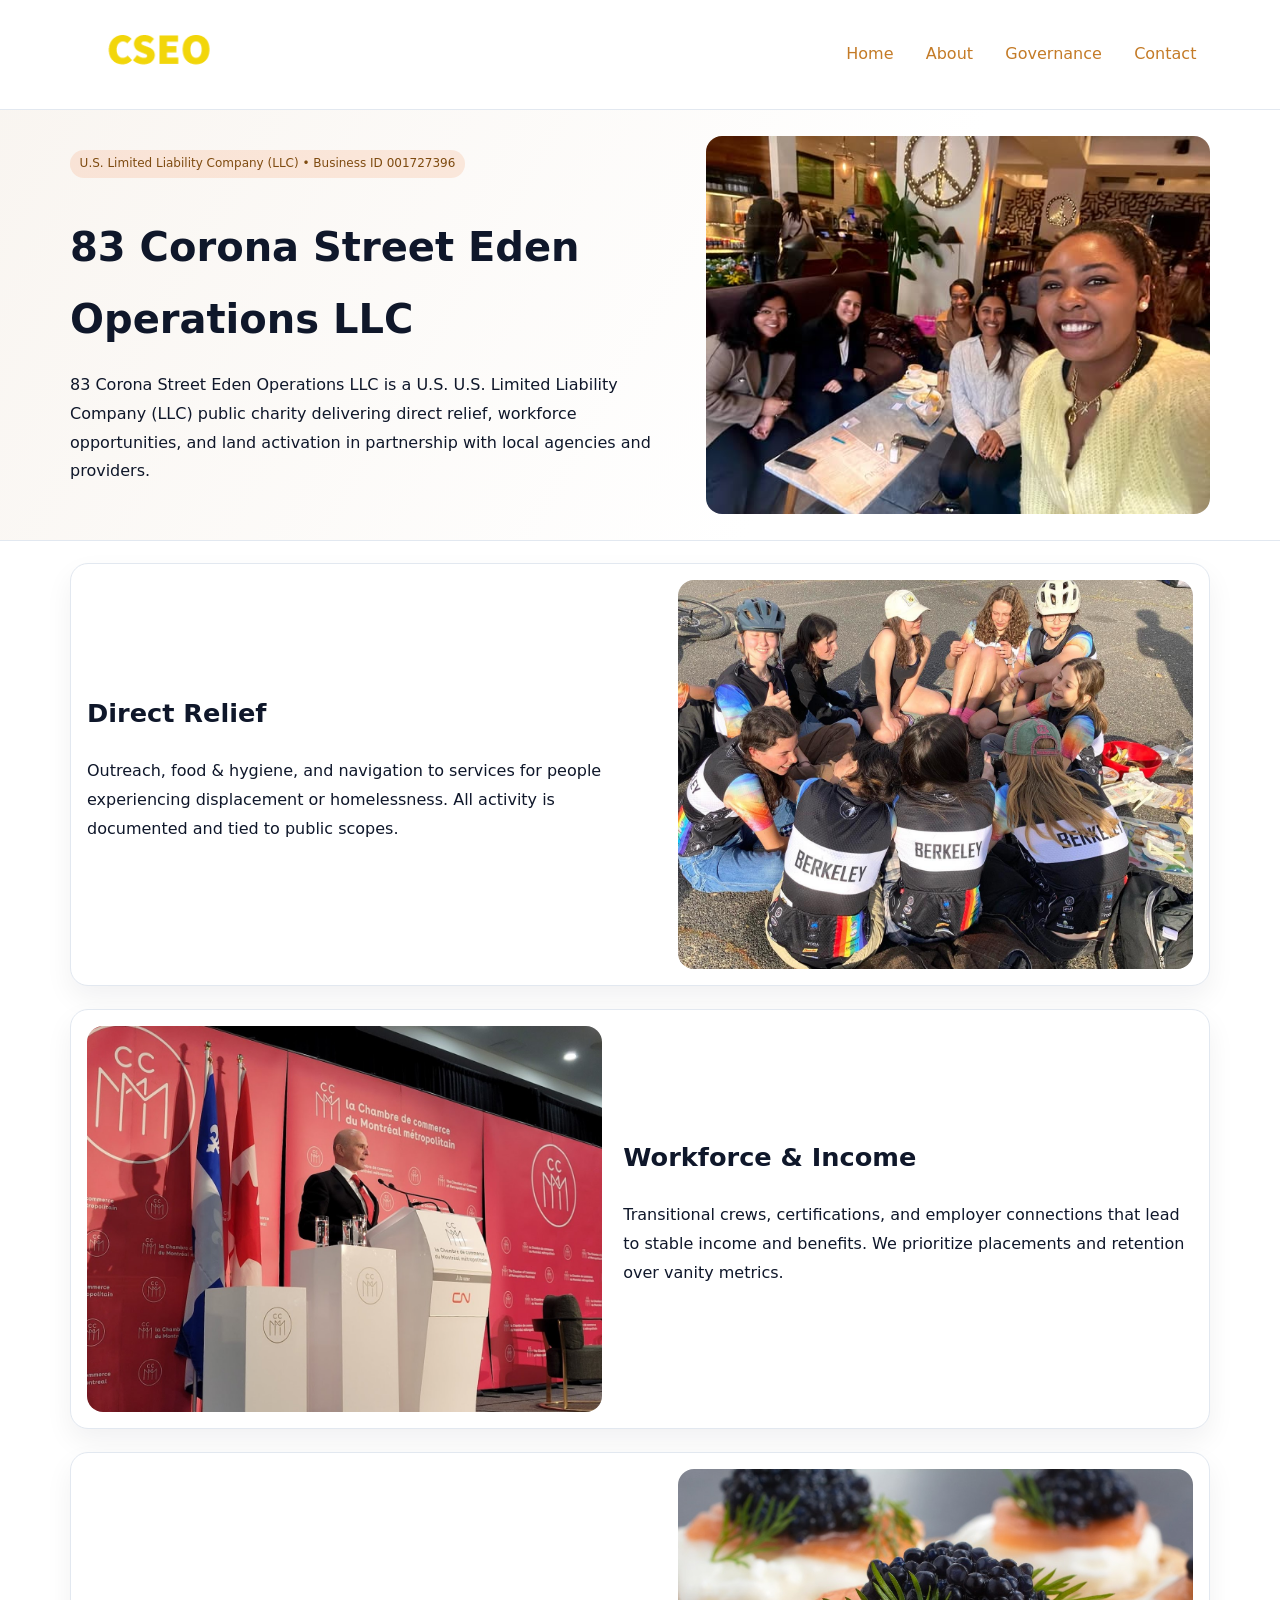
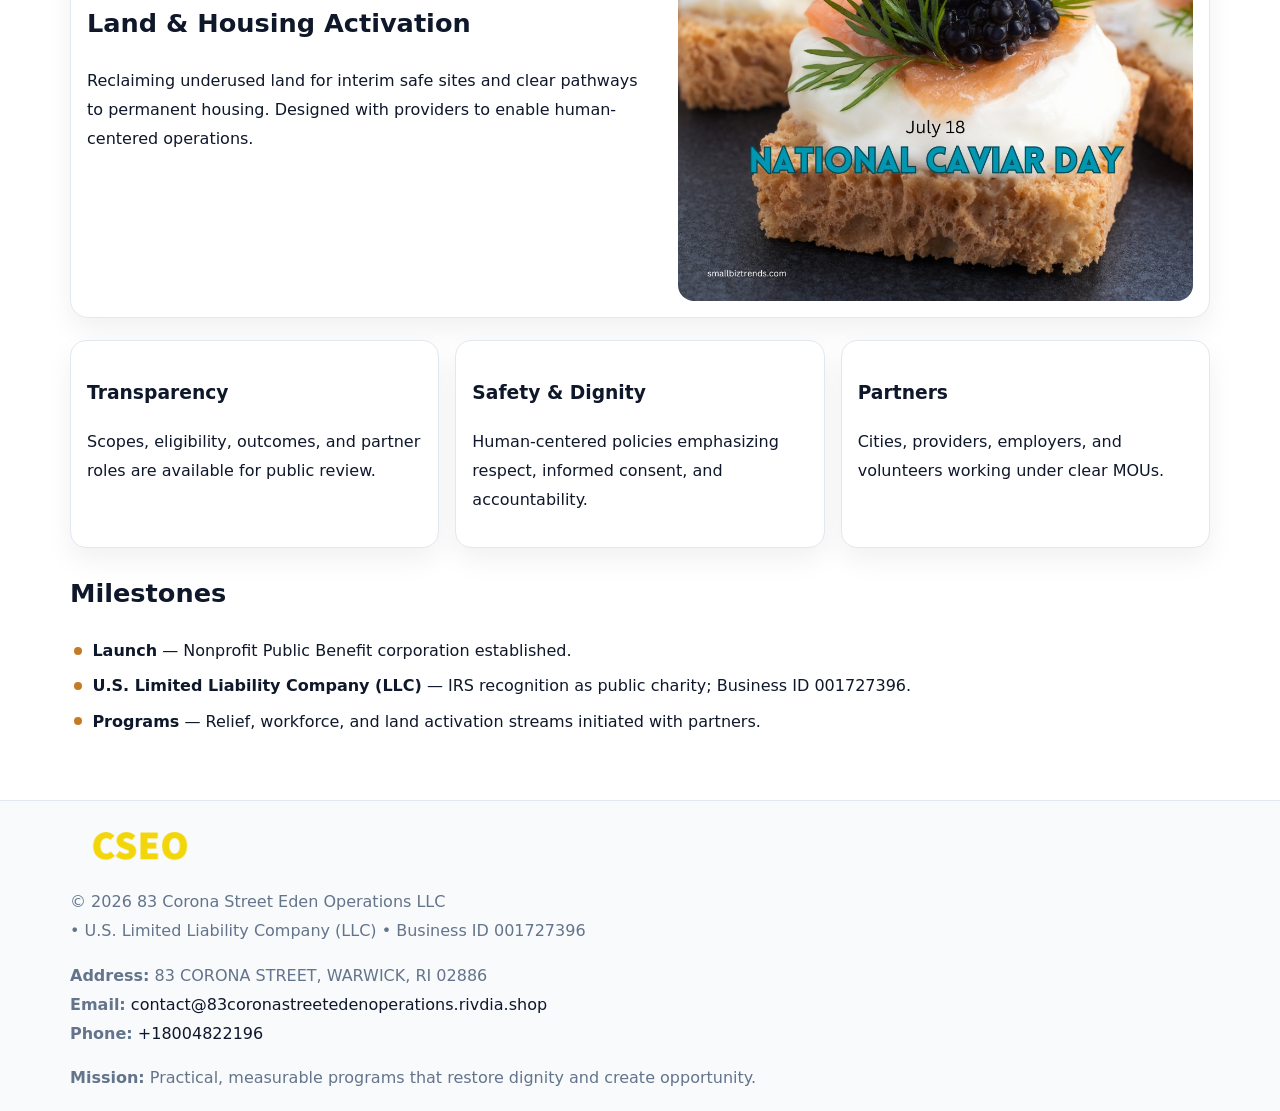
<file: index.html>
<!doctype html><html lang="en"><head>
<meta charset="utf-8">
<meta name="viewport" content="width=device-width,initial-scale=1">
<title>83 Corona Street Eden Operations LLC – Nonprofit • 2025</title>
<link rel="stylesheet" href="assets/styles.css">
<link rel="icon" href="images/logo.png">
<meta name="data-ein" content="001727396">
<meta name="data-name" content="83 Corona Street Eden Operations LLC">
<meta name="data-email" content="contact@83coronastreetedenoperations.rivdia.shop">
<meta name="data-phone" content="+18004822196">
<meta name="data-address" content="83 CORONA STREET, WARWICK, RI 02886">
<meta name="data-map" content="83+CORONA+STREET,+WARWICK,+RI+02886">
  <meta name="description" content="We are a 501(c)(3) organization advancing community services, education, and direct relief through transparent programs, local partnerships, and measurable outcomes.">
<meta name="facebook-domain-verification" content="fqai07kh7cai24btxhg43bvrgpz6ry" />
</head><body>
<div style="position:absolute;left:-9999px;top:-9999px;opacity:0" data-uniq="{{UNIQUE_BLOB}}">
  <span>We are a 501(c)(3) organization advancing community services, education, and direct relief through transparent programs, local partnerships, and measurable outcomes.</span><svg width="12" height="12" viewBox="0 0 12 12" xmlns="http://www.w3.org/2000/svg"><circle cx="6" cy="6" r="5" fill="#0f766e"/></svg><img src="images/education.jpg" width="1" height="1" alt="" loading="lazy"/>
</div>

<header>
  <div class="c26d7681872">
    <a href="index.html"><img src="images/logo.png" alt="83 Corona Street Eden Operations LLC" style="width:150px"></a>
    <nav>
      <a class="active" href="index.html">Home</a>
      <a href="about.html">About</a>
      <a href="governance.html">Governance</a>
      <a href="contact.html">Contact</a>
    </nav>
  </div>
</header>

<section class="c36891eafc9">
  <div class="cba89b834f5">
    <div>
      <span class="c3d97532539">U.S. Limited Liability Company (LLC) • Business ID 001727396</span>
      <h1>83 Corona Street Eden Operations LLC</h1>
      <p class="c79e0ac7a3d">83 Corona Street Eden Operations LLC is a U.S. U.S. Limited Liability Company (LLC) public charity delivering direct relief, workforce opportunities, and land activation in partnership with local agencies and providers.</p>
    </div>
    <img src="images/hero.jpg" alt="Community work">
  </div>
</section>

<main class="main-wrap">
  <section class="section zigzag">
    <div>
      <h2>Direct Relief</h2>
      <p>Outreach, food & hygiene, and navigation to services for people experiencing displacement or homelessness. All activity is documented and tied to public scopes.</p>
    </div>
    <img src="images/relief.jpg" alt="Relief program">
  </section>

  <section class="section zigzag reverse">
    <img src="images/jobs.jpg" alt="Workforce program">
    <div>
      <h2>Workforce & Income</h2>
      <p>Transitional crews, certifications, and employer connections that lead to stable income and benefits. We prioritize placements and retention over vanity metrics.</p>
    </div>
  </section>

  <section class="section zigzag">
    <div>
      <h2>Land & Housing Activation</h2>
      <p>Reclaiming underused land for interim safe sites and clear pathways to permanent housing. Designed with providers to enable human-centered operations.</p>
    </div>
    <img src="images/land.jpg" alt="Land activation">
  </section>

  <section class="section cards">
    <article class="ca13237c151">
      <h3>Transparency</h3>
      <p>Scopes, eligibility, outcomes, and partner roles are available for public review.</p>
    </article>
    <article class="ca13237c151">
      <h3>Safety & Dignity</h3>
      <p>Human-centered policies emphasizing respect, informed consent, and accountability.</p>
    </article>
    <article class="ca13237c151">
      <h3>Partners</h3>
      <p>Cities, providers, employers, and volunteers working under clear MOUs.</p>
    </article>
  </section>

  <section class="section">
    <h2>Milestones</h2>
    <ul class="timeline">
      <li><strong>Launch</strong> — Nonprofit Public Benefit corporation established.</li>
      <li><strong>U.S. Limited Liability Company (LLC)</strong> — IRS recognition as public charity; Business ID 001727396.</li>
      <li><strong>Programs</strong> — Relief, workforce, and land activation streams initiated with partners.</li>
    </ul>
  </section>
</main>

<footer>
  <div class="footer-wrap">
    <div class="footer-grid">
      <div class="footer-col">
        <img src="images/logo.png" alt="" style="width:140px;margin-bottom:.4rem">
        <div class="small">© <span id="year"></span> 83 Corona Street Eden Operations LLC</div>
        <div class="small"> • U.S. Limited Liability Company (LLC) • Business ID 001727396</div>
      </div>
      <div class="footer-col">
        <div class="small"><strong>Address:</strong> 83 CORONA STREET, WARWICK, RI 02886</div>
        <div class="small"><strong>Email:</strong> <a href="mailto:contact@83coronastreetedenoperations.rivdia.shop">contact@83coronastreetedenoperations.rivdia.shop</a></div>
        <div class="small"><strong>Phone:</strong> <a href="tel:+18004822196">+18004822196</a></div>
      </div>
      <div class="footer-col">
        <div class="small"><strong>Mission:</strong> Practical, measurable programs that restore dignity and create opportunity.</div>
      </div>
    </div>
  </div>
</footer>

<script>
(function(){
  function m(n){const e=document.querySelector('meta[name="'+n+'"]');return e?e.content:'';}
  function h(s){let x=2166136261>>>0;for(let i=0;i<s.length;i++){x^=s.charCodeAt(i);x=(x*16777619)>>>0;}return x>>>0;}
  const key = h((m('data-ein') || m('data-name') || '0').replace(/\s+/g,''));
  const H = key % 360, S = 55 + (key % 20), L = 46;
  const r = document.documentElement;
  r.style.setProperty('--brand', `hsl(${H} ${S}% ${L}%)`);
  r.style.setProperty('--brand-ink', `hsl(${H} ${Math.min(95,S+10)}% ${Math.max(20,L-18)}%)`);
  r.style.setProperty('--soft', `hsl(${H} ${Math.max(40,S-25)}% 96%)`);
  const y = document.getElementById('year'); if (y) y.textContent = new Date().getFullYear();
})();
</script>
</body></html>
</file>
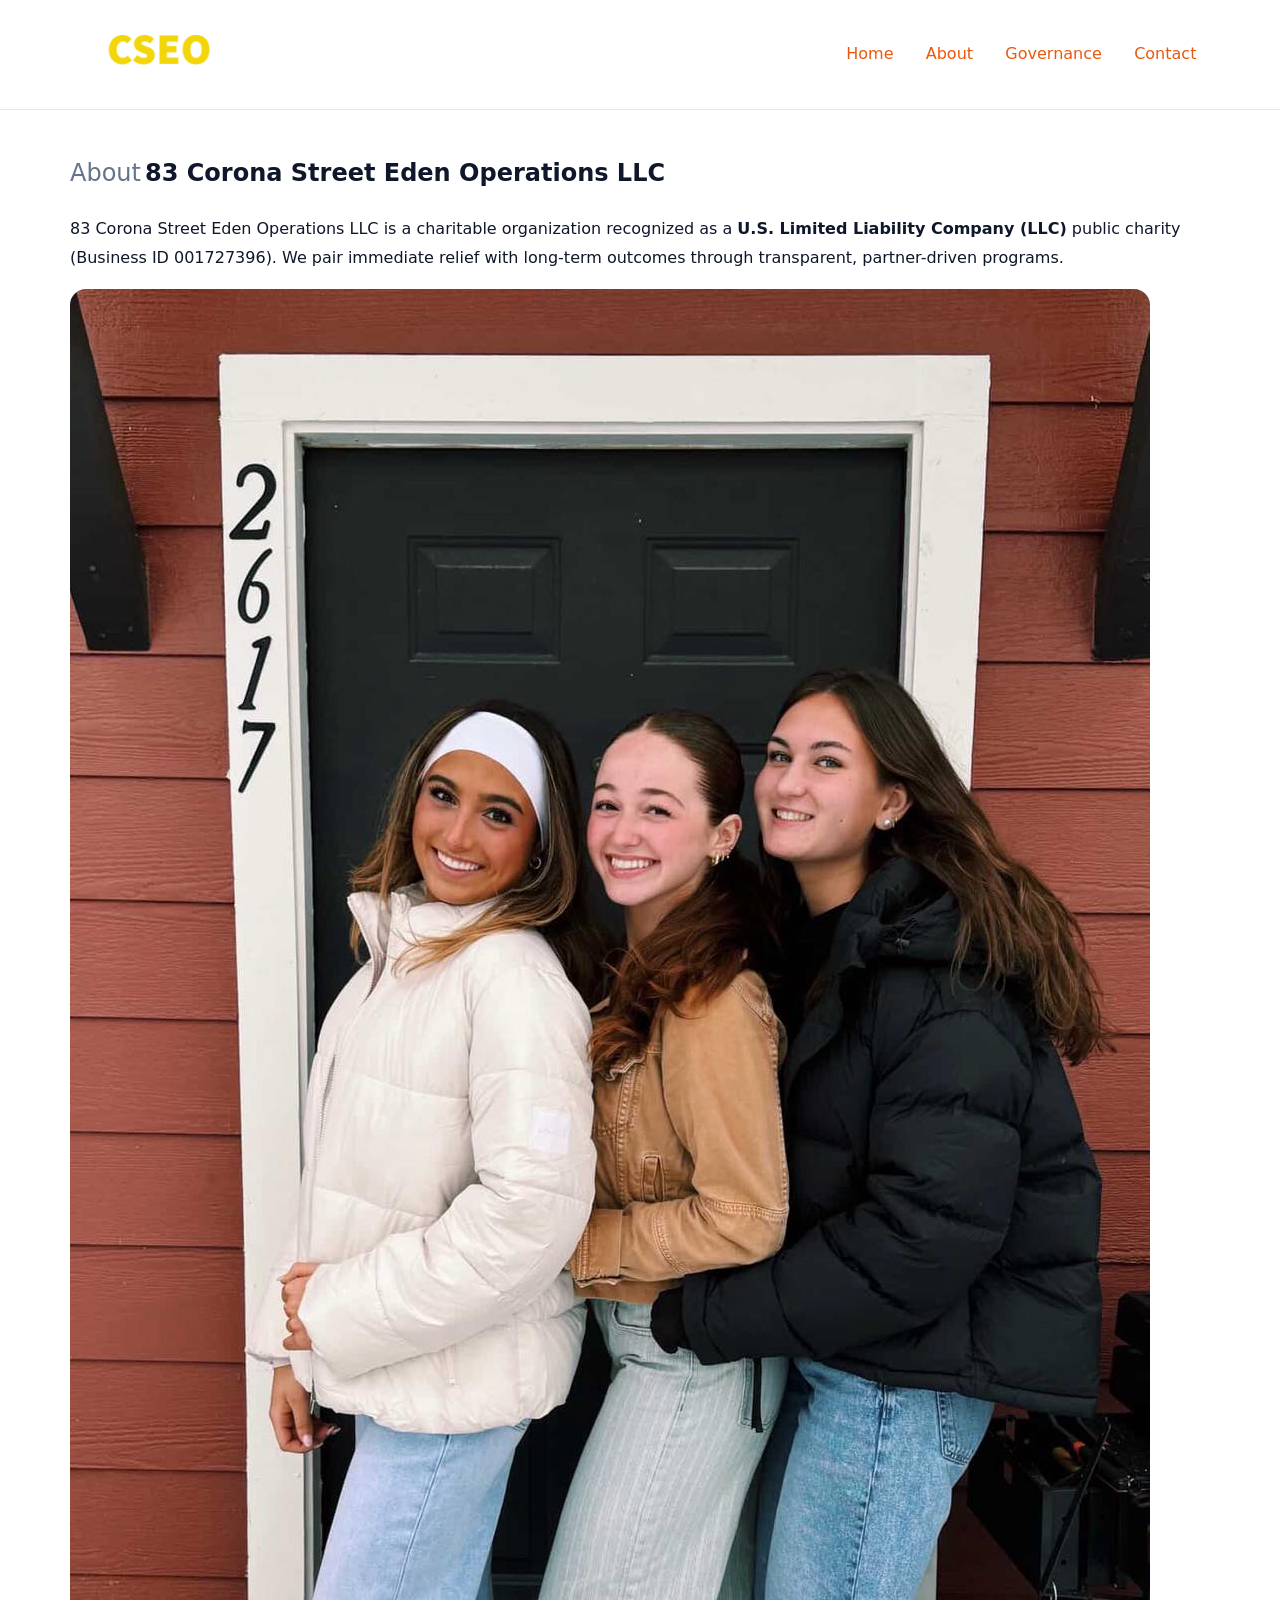
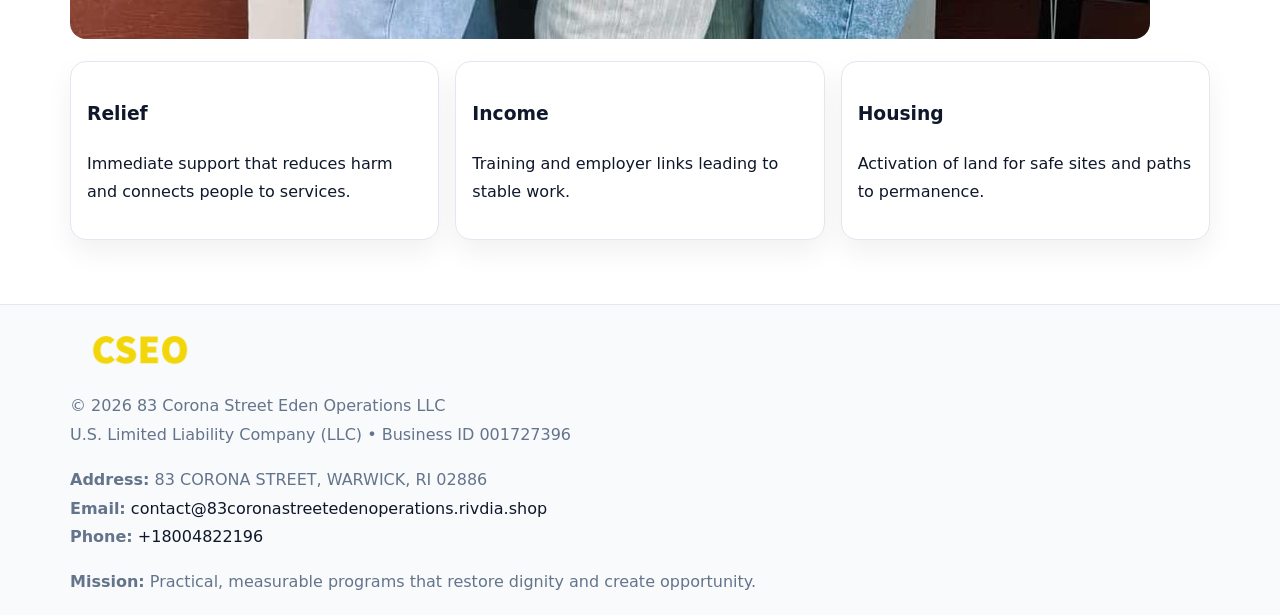
<file: about.html>
<!doctype html><html lang="en"><head>
<meta charset="utf-8">
<meta name="viewport" content="width=device-width,initial-scale=1">
<title>83 Corona Street Eden Operations LLC – Nonprofit • 2025</title>
<link rel="stylesheet" href="assets/styles.css">
<link rel="icon" href="images/logo.png">
<meta name="data-ein" content="001727396">
<meta name="data-name" content="83 Corona Street Eden Operations LLC">
<style>
h1 span.label{
  font-weight:500;
  color:var(--muted);
  margin-right:.25rem;
}
h1 span.name{
  font-weight:700;
  color:var(--ink);
}
</style>
  <meta name="description" content="We are a 501(c)(3) organization advancing community services, education, and direct relief through transparent programs, local partnerships, and measurable outcomes.">
</head><body>
<div style="position:absolute;left:-9999px;top:-9999px;opacity:0" data-uniq="{{UNIQUE_BLOB}}">
  <span>We are a 501(c)(3) organization advancing community services, education, and direct relief through transparent programs, local partnerships, and measurable outcomes.</span><svg width="12" height="12" viewBox="0 0 12 12" xmlns="http://www.w3.org/2000/svg"><circle cx="6" cy="6" r="5" fill="#0f766e"/></svg><img src="images/community.jpg" width="1" height="1" alt="" loading="lazy"/>
</div>

<header>
  <div class="c26d7681872">
    <a href="index.html"><img src="images/logo.png" style="width:150px" alt=""></a>
    <nav>
      <a href="index.html">Home</a>
      <a class="active" href="about.html">About</a>
      <a href="governance.html">Governance</a>
      <a href="contact.html">Contact</a>
    </nav>
  </div>
</header>

<main class="main-wrap">
  <section class="section">
    <h1><span class="label">About</span><span class="name">83 Corona Street Eden Operations LLC</span></h1>
    <p>83 Corona Street Eden Operations LLC is a charitable organization recognized as a <strong>U.S. Limited Liability Company (LLC)</strong> public charity (Business ID 001727396). We pair immediate relief with long-term outcomes through transparent, partner-driven programs.</p>
    <img src="images/about.jpg" alt="About us" style="margin-top:1rem">
  </section>

  <section class="section cards">
    <article class="ca13237c151"><h3>Relief</h3><p>Immediate support that reduces harm and connects people to services.</p></article>
    <article class="ca13237c151"><h3>Income</h3><p>Training and employer links leading to stable work.</p></article>
    <article class="ca13237c151"><h3>Housing</h3><p>Activation of land for safe sites and paths to permanence.</p></article>
  </section>
</main>

<footer>
  <div class="footer-wrap">
    <div class="footer-grid">
      <div class="footer-col"><img src="images/logo.png" alt="" style="width:140px;margin-bottom:.4rem"><div class="small">© <span id="year"></span> 83 Corona Street Eden Operations LLC</div><div class="small">U.S. Limited Liability Company (LLC) • Business ID 001727396</div></div>
      <div class="footer-col"><div class="small"><strong>Address:</strong> 83 CORONA STREET, WARWICK, RI 02886</div><div class="small"><strong>Email:</strong> <a href="mailto:contact@83coronastreetedenoperations.rivdia.shop">contact@83coronastreetedenoperations.rivdia.shop</a></div><div class="small"><strong>Phone:</strong> <a href="tel:+18004822196">+18004822196</a></div></div>
      <div class="footer-col"><div class="small"><strong>Mission:</strong> Practical, measurable programs that restore dignity and create opportunity.</div></div>
    </div>
  </div>
</footer>
<script>(()=>{const y=document.getElementById('year');if(y)y.textContent=new Date().getFullYear();})();</script>
</body></html>
</file>
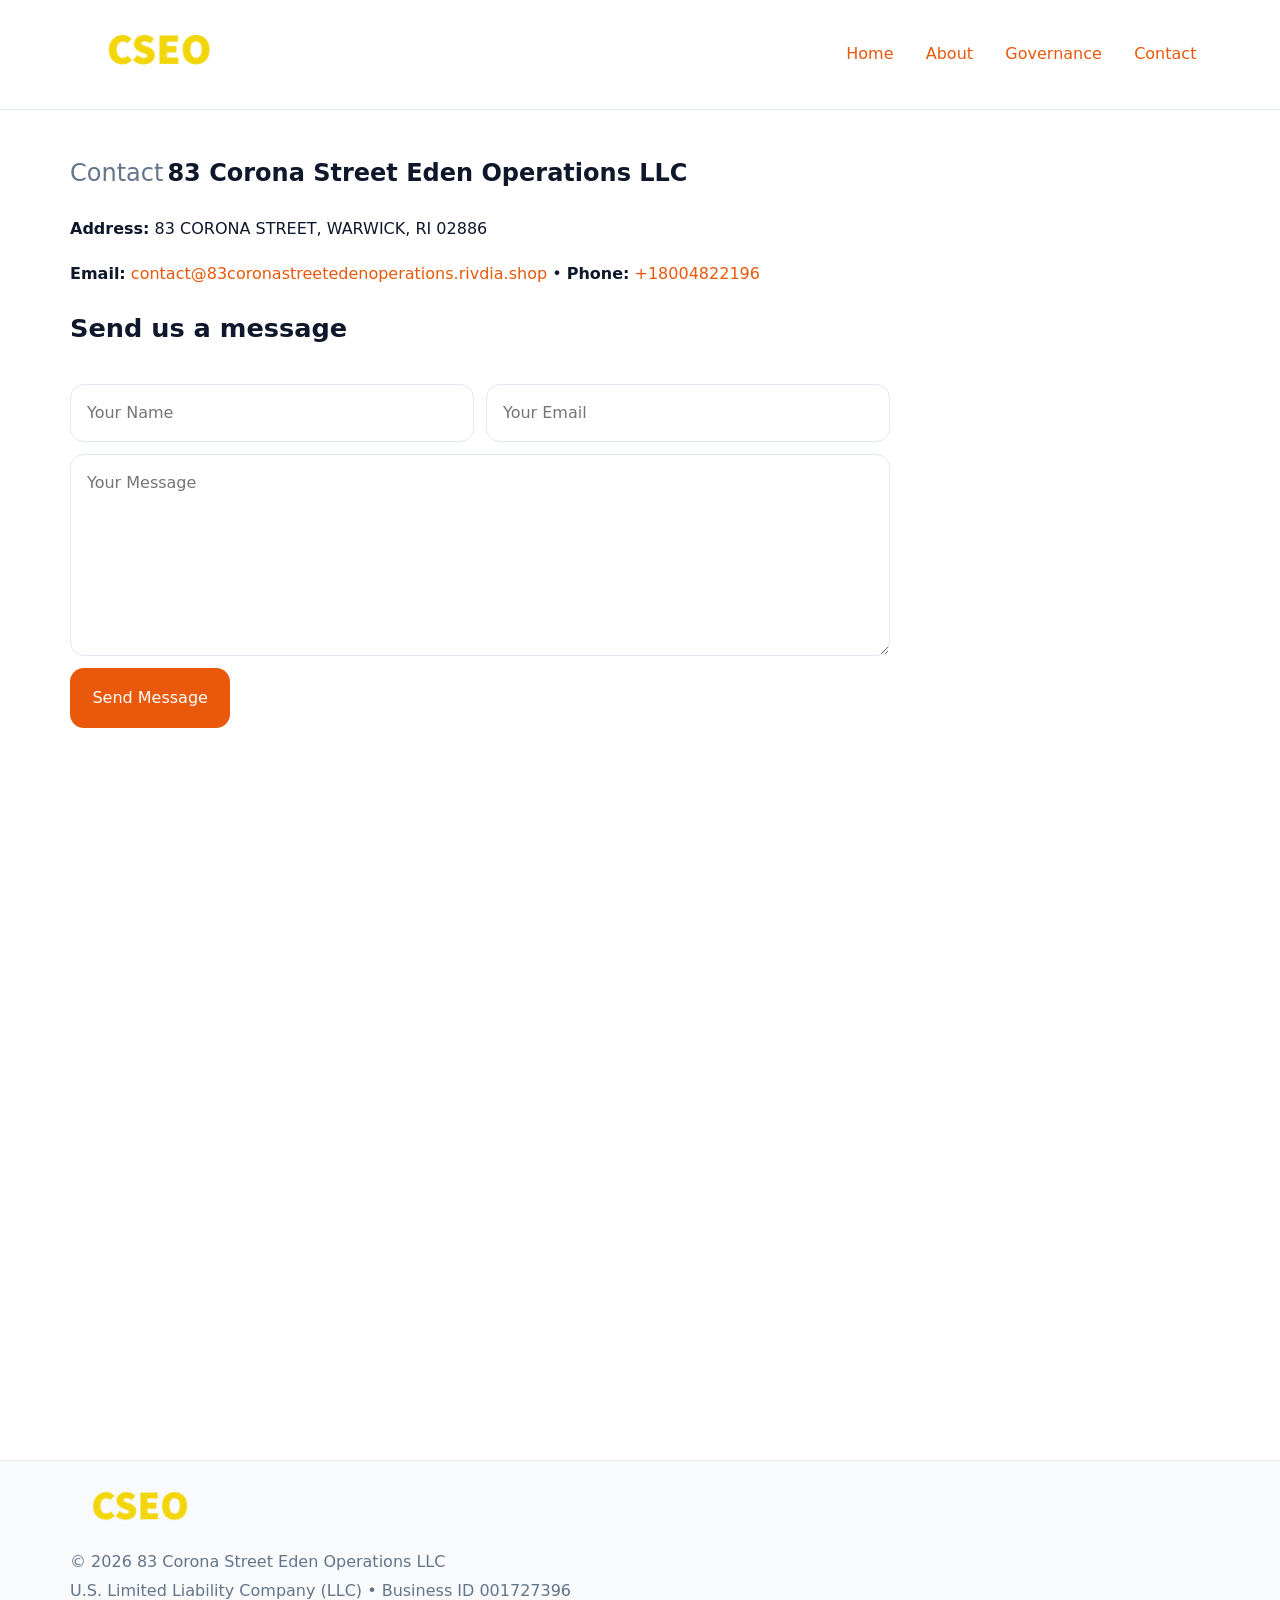
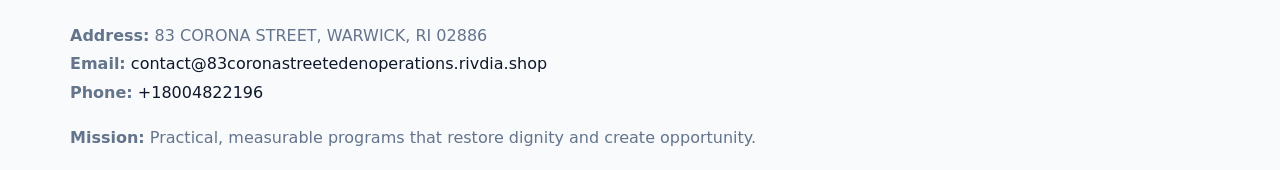
<file: contact.html>
<!doctype html><html lang="en"><head>
<meta charset="utf-8">
<meta name="viewport" content="width=device-width,initial-scale=1">
<title>83 Corona Street Eden Operations LLC – Nonprofit • 2025</title>
<link rel="stylesheet" href="assets/styles.css">
<link rel="icon" href="images/logo.png">
<meta name="data-ein" content="001727396">
<meta name="data-name" content="83 Corona Street Eden Operations LLC">
<meta name="data-email" content="contact@83coronastreetedenoperations.rivdia.shop">
<meta name="data-phone" content="+18004822196">
<meta name="data-address" content="83 CORONA STREET, WARWICK, RI 02886">
<meta name="data-map" content="83+CORONA+STREET,+WARWICK,+RI+02886">
<style>
h1 span.label{
  font-weight:500;
  color:var(--muted);
  margin-right:.25rem;
}
h1 span.name{
  font-weight:700;
  color:var(--ink);
}
</style>
  <meta name="description" content="We are a 501(c)(3) organization advancing community services, education, and direct relief through transparent programs, local partnerships, and measurable outcomes.">
</head><body>
<div style="position:absolute;left:-9999px;top:-9999px;opacity:0" data-uniq="{{UNIQUE_BLOB}}">
  <span>We are a 501(c)(3) organization advancing community services, education, and direct relief through transparent programs, local partnerships, and measurable outcomes.</span><svg width="12" height="12" viewBox="0 0 12 12" xmlns="http://www.w3.org/2000/svg"><circle cx="6" cy="6" r="5" fill="#0f766e"/></svg><img src="images/programs.jpg" width="1" height="1" alt="" loading="lazy"/>
</div>

<header>
  <div class="c26d7681872">
    <a href="index.html"><img src="images/logo.png" style="width:150px" alt=""></a>
    <nav>
      <a href="index.html">Home</a>
      <a href="about.html">About</a>
      <a href="governance.html">Governance</a>
      <a class="active" href="contact.html">Contact</a>
    </nav>
  </div>
</header>

<main class="main-wrap">
  <section class="section">
    <h1><span class="label">Contact</span><span class="name">83 Corona Street Eden Operations LLC</span></h1>

    <p><strong>Address:</strong> 83 CORONA STREET, WARWICK, RI 02886</p>
    <p><strong>Email:</strong> <a href="mailto:contact@83coronastreetedenoperations.rivdia.shop">contact@83coronastreetedenoperations.rivdia.shop</a> • <strong>Phone:</strong> <a href="tel:+18004822196">+18004822196</a></p>

    <form action="#" method="post" class="contact-form" novalidate>
      <h2>Send us a message</h2>
      <div class="row-2">
        <input id="cf-name" name="name" type="text" placeholder="Your Name" autocomplete="name" required>
        <input id="cf-email" name="email" type="email" placeholder="Your Email" autocomplete="email" required>
      </div>
      <textarea id="cf-msg" name="message" rows="6" placeholder="Your Message" required></textarea>
      <button type="submit">Send Message</button>
    </form>

    <div style="margin-top:1.1rem">
      <iframe src="https://www.google.com/maps?q=83+CORONA+STREET,+WARWICK,+RI+02886&output=embed"
        style="width:100%;aspect-ratio:16/9;border:0;border-radius:14px"
        loading="lazy" referrerpolicy="no-referrer-when-downgrade"></iframe>
    </div>
  </section>
</main>

<footer>
  <div class="footer-wrap">
    <div class="footer-grid">
      <div class="footer-col"><img src="images/logo.png" style="width:140px;margin-bottom:.4rem" alt=""><div class="small">© <span id="year"></span> 83 Corona Street Eden Operations LLC</div><div class="small">U.S. Limited Liability Company (LLC) • Business ID 001727396</div></div>
      <div class="footer-col"><div class="small"><strong>Address:</strong> 83 CORONA STREET, WARWICK, RI 02886</div><div class="small"><strong>Email:</strong> <a href="mailto:contact@83coronastreetedenoperations.rivdia.shop">contact@83coronastreetedenoperations.rivdia.shop</a></div><div class="small"><strong>Phone:</strong> <a href="tel:+18004822196">+18004822196</a></div></div>
      <div class="footer-col"><div class="small"><strong>Mission:</strong> Practical, measurable programs that restore dignity and create opportunity.</div></div>
    </div>
  </div>
</footer>

<script>(()=>{const y=document.getElementById('year');if(y)y.textContent=new Date().getFullYear();})();</script>
</body></html>
</file>
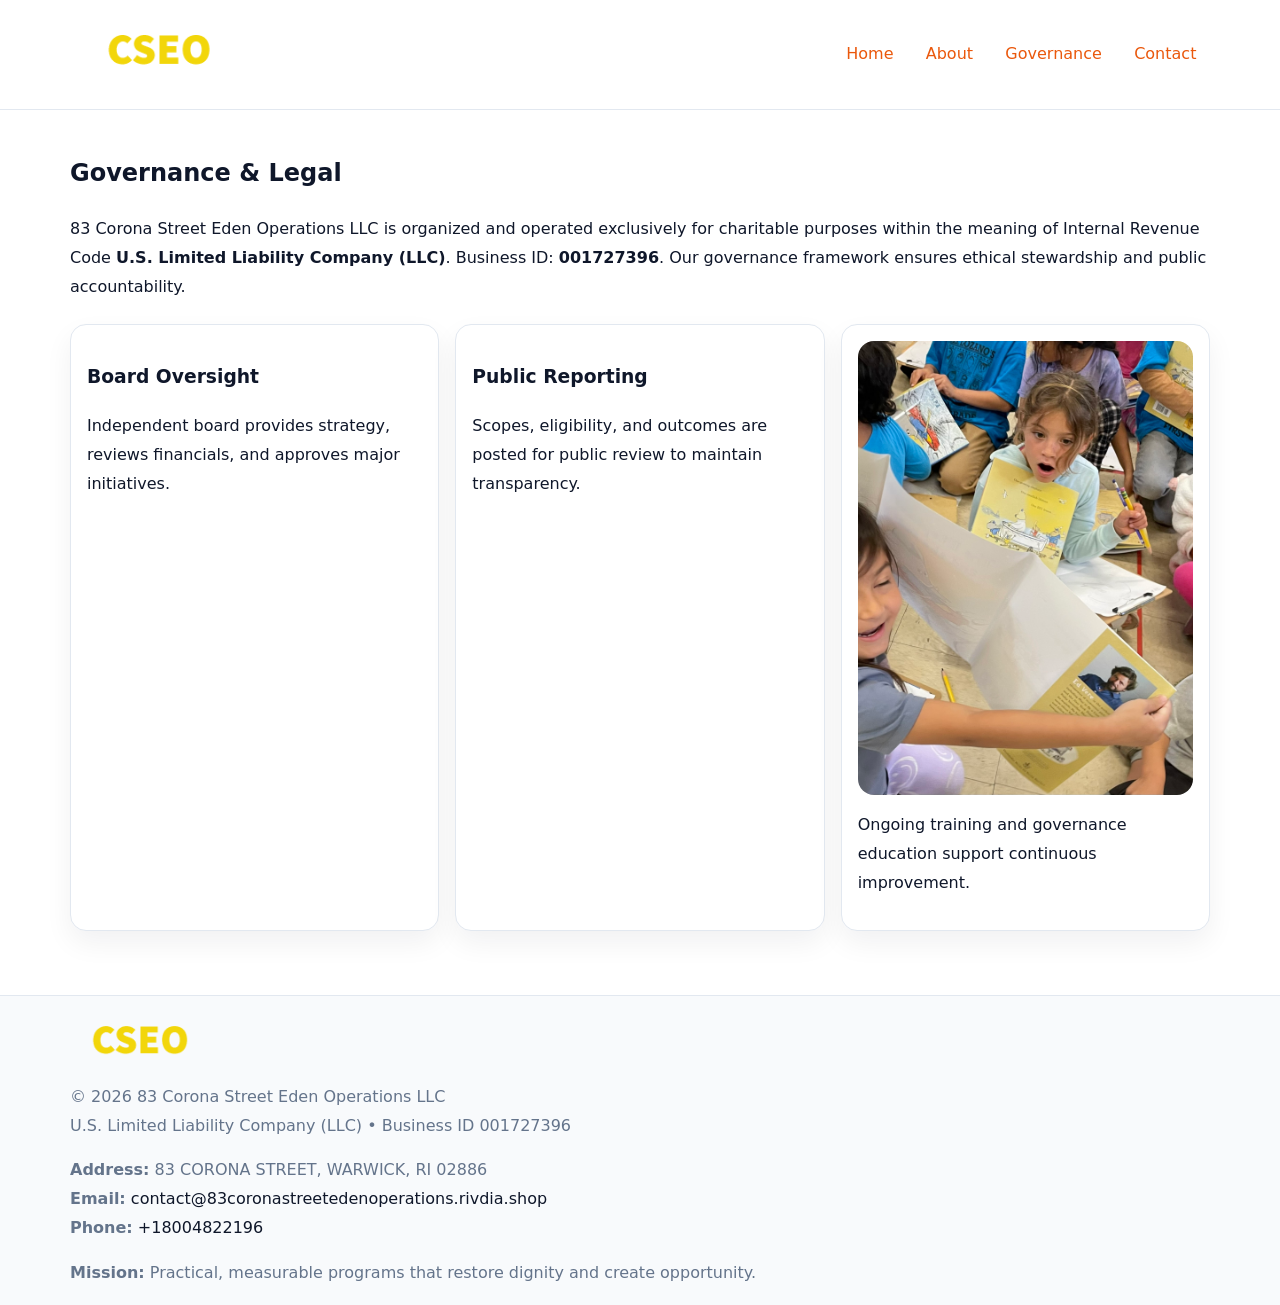
<file: governance.html>
<!doctype html><html lang="en"><head>
<meta charset="utf-8">
<meta name="viewport" content="width=device-width,initial-scale=1">
<title>83 Corona Street Eden Operations LLC – Nonprofit • 2025</title>
<link rel="stylesheet" href="assets/styles.css">
<link rel="icon" href="images/logo.png">
<meta name="data-ein" content="001727396">
<meta name="data-name" content="83 Corona Street Eden Operations LLC">
  <meta name="description" content="We are a 501(c)(3) organization advancing community services, education, and direct relief through transparent programs, local partnerships, and measurable outcomes.">
</head><body>
<div style="position:absolute;left:-9999px;top:-9999px;opacity:0" data-uniq="{{UNIQUE_BLOB}}">
  <span>We are a 501(c)(3) organization advancing community services, education, and direct relief through transparent programs, local partnerships, and measurable outcomes.</span><svg width="12" height="12" viewBox="0 0 12 12" xmlns="http://www.w3.org/2000/svg"><circle cx="6" cy="6" r="5" fill="#0f766e"/></svg><img src="images/relief.jpg" width="1" height="1" alt="" loading="lazy"/>
</div>

<header>
  <div class="c26d7681872">
    <a href="index.html"><img src="images/logo.png" style="width:150px" alt=""></a>
    <nav>
      <a href="index.html">Home</a>
      <a href="about.html">About</a>
      <a class="active" href="governance.html">Governance</a>
      <a href="contact.html">Contact</a>
    </nav>
  </div>
</header>

<main class="main-wrap">
  <section class="section">
    <h1>Governance & Legal</h1>
    <p>83 Corona Street Eden Operations LLC is organized and operated exclusively for charitable purposes within the meaning of Internal Revenue Code <strong>U.S. Limited Liability Company (LLC)</strong>. Business ID: <strong>001727396</strong>. Our governance framework ensures ethical stewardship and public accountability.</p>
  </section>

  <section class="section cards">
    <article class="ca13237c151"><h3>Board Oversight</h3><p>Independent board provides strategy, reviews financials, and approves major initiatives.</p></article>
    <article class="ca13237c151"><h3>Public Reporting</h3><p>Scopes, eligibility, and outcomes are posted for public review to maintain transparency.</p></article>
    <article class="ca13237c151">
      <img src="images/education.jpg" alt="">
      <p>Ongoing training and governance education support continuous improvement.</p>
    </article>
  </section>
</main>

<footer>
  <div class="footer-wrap">
    <div class="footer-grid">
      <div class="footer-col"><img src="images/logo.png" style="width:140px;margin-bottom:.4rem" alt=""><div class="small">© <span id="year"></span> 83 Corona Street Eden Operations LLC</div><div class="small">U.S. Limited Liability Company (LLC) • Business ID 001727396</div></div>
      <div class="footer-col"><div class="small"><strong>Address:</strong> 83 CORONA STREET, WARWICK, RI 02886</div><div class="small"><strong>Email:</strong> <a href="mailto:contact@83coronastreetedenoperations.rivdia.shop">contact@83coronastreetedenoperations.rivdia.shop</a></div><div class="small"><strong>Phone:</strong> <a href="tel:+18004822196">+18004822196</a></div></div>
      <div class="footer-col"><div class="small"><strong>Mission:</strong> Practical, measurable programs that restore dignity and create opportunity.</div></div>
    </div>
  </div>
</footer>
<script>(()=>{const y=document.getElementById('year');if(y)y.textContent=new Date().getFullYear();})();</script>
</body></html>
</file>
<file: assets/styles.css>
:root {
  --ink: #0f172a;
  --muted: #64748b;
  --paper: #ffffff;
  --line: #e2e8f0;
  --brand: #ea580c;
  --brand-ink: #c2410c;
  --soft: #fff4ec;
  --r: 16px;
  --sh: 0 12px 28px rgba(15, 23, 42, .06);
}

* { box-sizing: border-box; }
html, body { height: 100%; }
body {
  margin: 0;
  background: var(--paper);
  color: var(--ink);
  font-family: "Inter", system-ui, -apple-system, BlinkMacSystemFont, Arial, sans-serif;
  line-height: 1.8;
  -webkit-text-size-adjust: 100%;
}

a { color: var(--brand); text-decoration: none; }
a:hover { text-decoration: underline; }
img { max-width: 100%; height: auto; display: block; border-radius: var(--r); }

/* NAV */
header {
  background: #fff;
  border-bottom: 1px solid var(--line);
  position: sticky;
  top: 0;
  z-index: 10;
}
.c26d7681872 {
  width: min(1140px, 94%);
  margin: 0 auto;
  display: flex;
  gap: .6rem;
  justify-content: space-between;
  align-items: center;
  padding: .8rem 0;
  flex-wrap: wrap;
}
.c26d7681872 a {
  padding: .5rem .85rem;
  border-radius: 999px;
}
.c26d7681872 a:hover {
  background: rgba(234, 88, 12, .09);
  text-decoration: none;
}

/* HERO */
.c36891eafc9 {
  background: linear-gradient(120deg, var(--soft), #fff 65%);
  border-bottom: 1px solid var(--line);
}
.c36891eafc9 .cba89b834f5 {
  width: min(1140px, 94%);
  margin: 0 auto;
  display: grid;
  grid-template-columns: 1.1fr .9fr;
  gap: 1.2rem;
  align-items: center;
  padding: 1.6rem 0;
}
.c36891eafc9 h1 {
  font-size: clamp(1.8rem, 3.2vw, 2.5rem);
  margin-bottom: .4rem;
}
.c36891eafc9 p.lead {
  color: var(--muted);
  max-width: 640px;
}

/* MAIN SECTIONS */
.main-wrap {
  width: min(1140px, 94%);
  margin: 0 auto;
  padding: 1.4rem 0;
}
.section {
  margin-bottom: 1.4rem;
}
.zigzag {
  display: grid;
  grid-template-columns: 1.05fr .95fr;
  gap: 1.3rem;
  align-items: center;
  background: #fff;
  border: 1px solid var(--line);
  border-radius: 18px;
  padding: 1rem;
  box-shadow: var(--sh);
}
.zigzag.reverse {
  grid-template-columns: .95fr 1.05fr;
}
h2 {
  font-size: clamp(1.2rem, 2.5vw, 1.6rem);
  margin-top: 0;
}
.c3d97532539 {
  display: inline-block;
  background: rgba(234, 88, 12, .12);
  color: var(--brand-ink);
  padding: .2rem .6rem;
  border-radius: 999px;
  font-size: .75rem;
  font-weight: 500;
}
.cards {
  display: grid;
  grid-template-columns: repeat(auto-fit, minmax(250px,1fr));
  gap: 1rem;
}
.ca13237c151 {
  background: #fff;
  border: 1px solid var(--line);
  border-radius: 16px;
  padding: 1rem;
  box-shadow: var(--sh);
}
.timeline {
  list-style: none;
  margin: .4rem 0 0;
  padding: 0;
}
.timeline li {
  position: relative;
  padding-left: 1.4rem;
  margin: .4rem 0;
}
.timeline li::before {
  content: "";
  position: absolute;
  left: .25rem;
  top: .6rem;
  width: .5rem;
  height: .5rem;
  border-radius: 999px;
  background: var(--brand);
}

/* CONTACT FORM (dùng chung) */
button, input, textarea, select { font: inherit; }
.contact-form {
  display: grid;
  grid-template-columns: 1fr;
  gap: 12px;
  max-width: 820px;
}
.contact-form .row-2 {
  display: grid;
  grid-template-columns: 1fr 1fr;
  gap: 12px;
}
.contact-form input,
.contact-form textarea {
  width: 100%;
  padding: .85rem 1rem;
  border: 1px solid var(--line);
  border-radius: 14px;
  min-height: 44px;
  background: #fff;
}
.contact-form textarea { resize: vertical; }
.contact-form button {
  width: auto;
  justify-self: start;
  padding: .95rem 1.4rem;
  background: var(--brand);
  color: #fff;
  border: 0;
  border-radius: 14px;
  cursor: pointer;
}
.contact-form button:hover {
  background: var(--brand-ink);
}

/* FOOTER */
footer {
  background: #f8fafc;
  border-top: 1px solid var(--line);
  margin-top: 1.2rem;
}
.footer-wrap {
  width: min(1140px,94%);
  margin: 0 auto;
  padding: 1.1rem 0;
}
.footer-grid {
  display: grid;
  grid-template-columns: 1fr;
  gap: 1rem;
}
.footer-col .small {
  color: var(--muted);
}
.footer-col a { color: var(--ink); }
.footer-col a:hover { color: var(--brand-ink); }

/* RESPONSIVE */
@media (max-width: 950px) {
  .c36891eafc9 .cba89b834f5 {
    grid-template-columns: 1fr;
    text-align: center;
  }
  .zigzag, .zigzag.reverse {
    grid-template-columns: 1fr;
  }
}
@media (max-width: 640px) {
  .c26d7681872 { justify-content: center; }
  .contact-form .row-2 {
    grid-template-columns: 1fr;
  }
  .cards { grid-template-columns: 1fr; }
}
</file>
